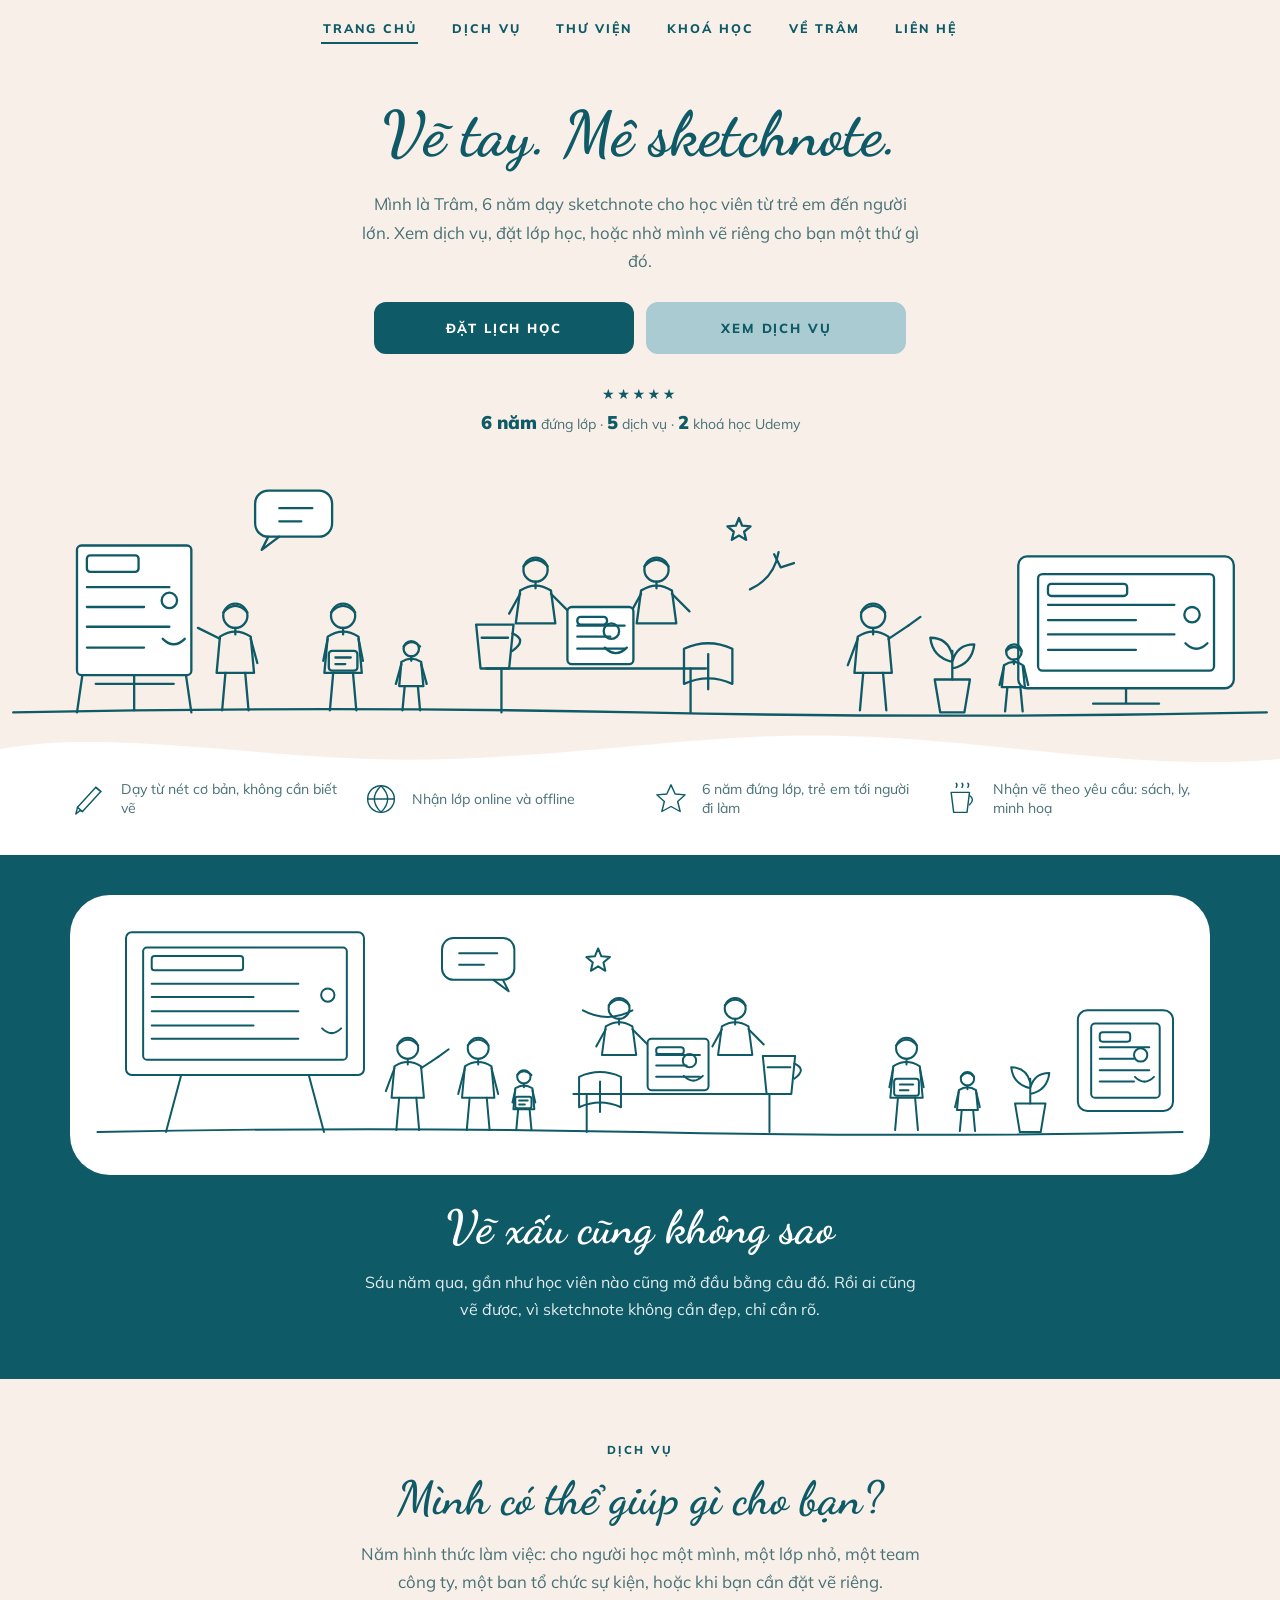
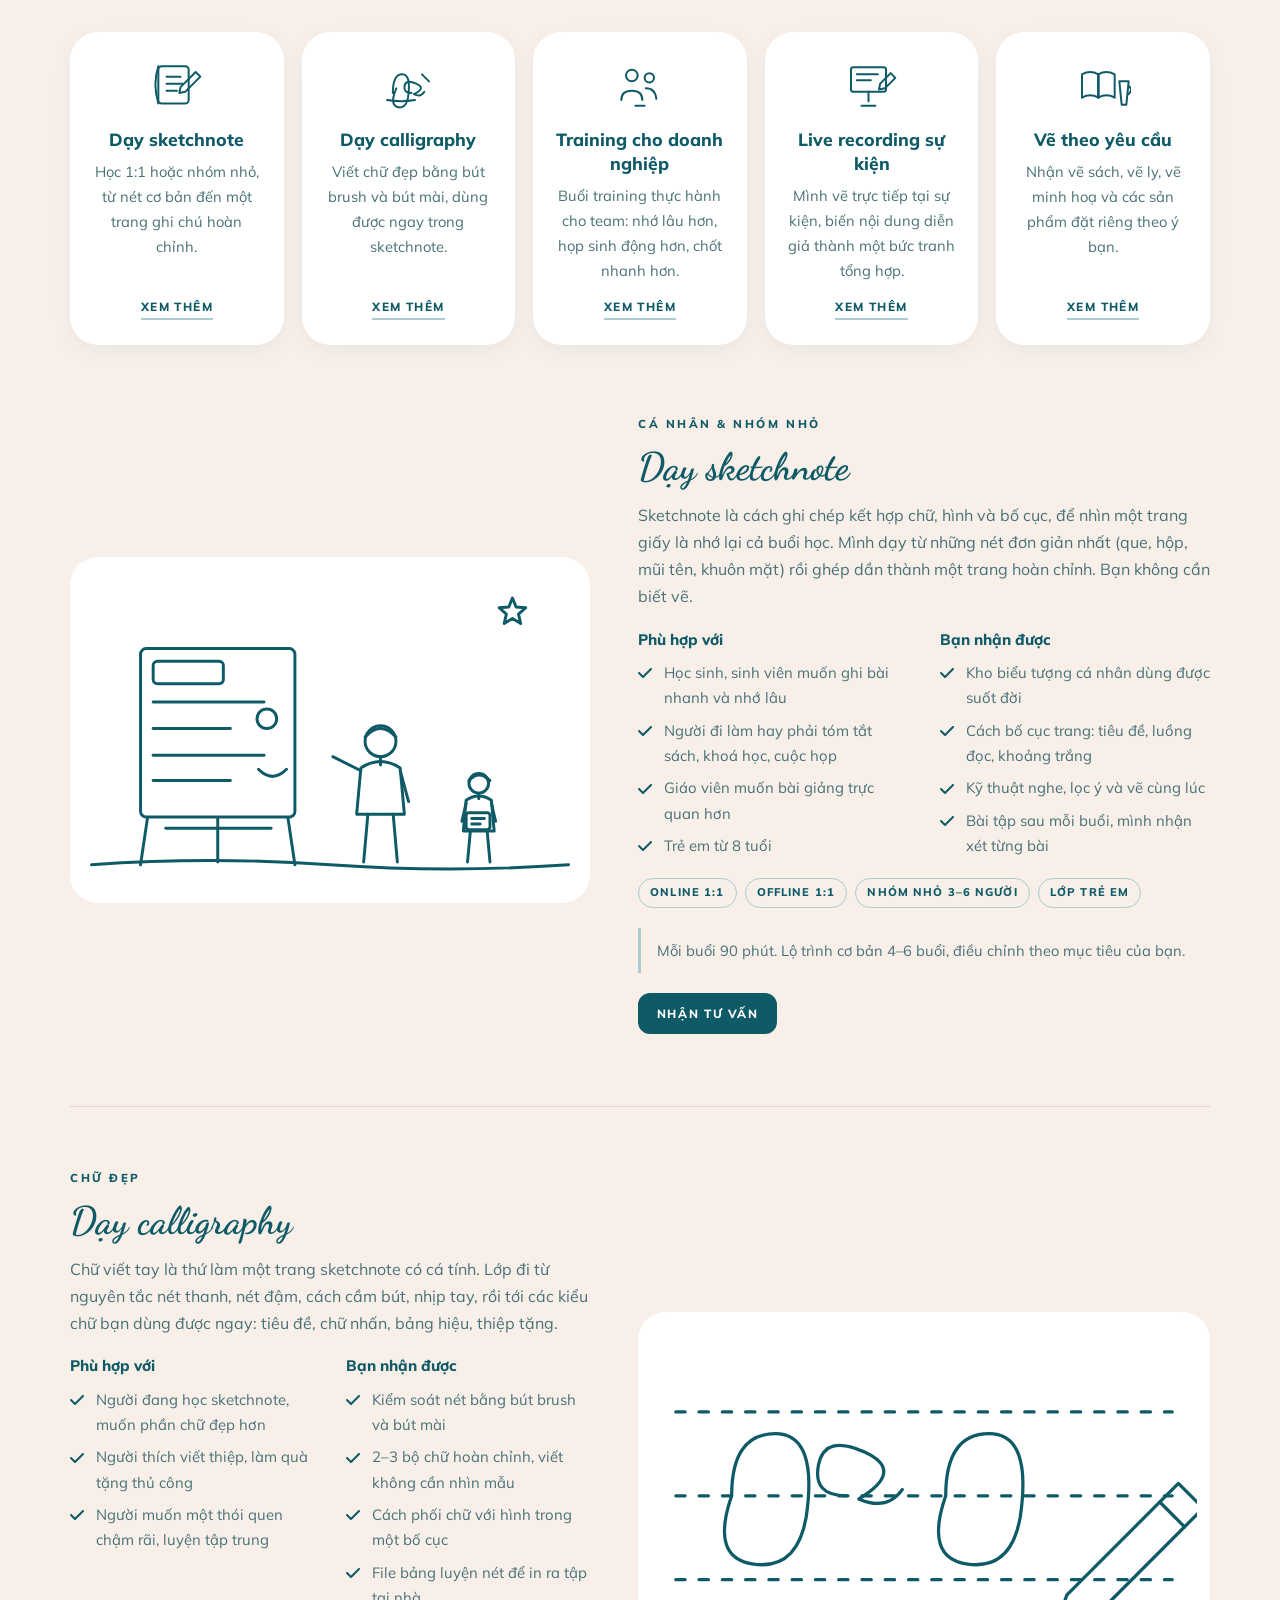
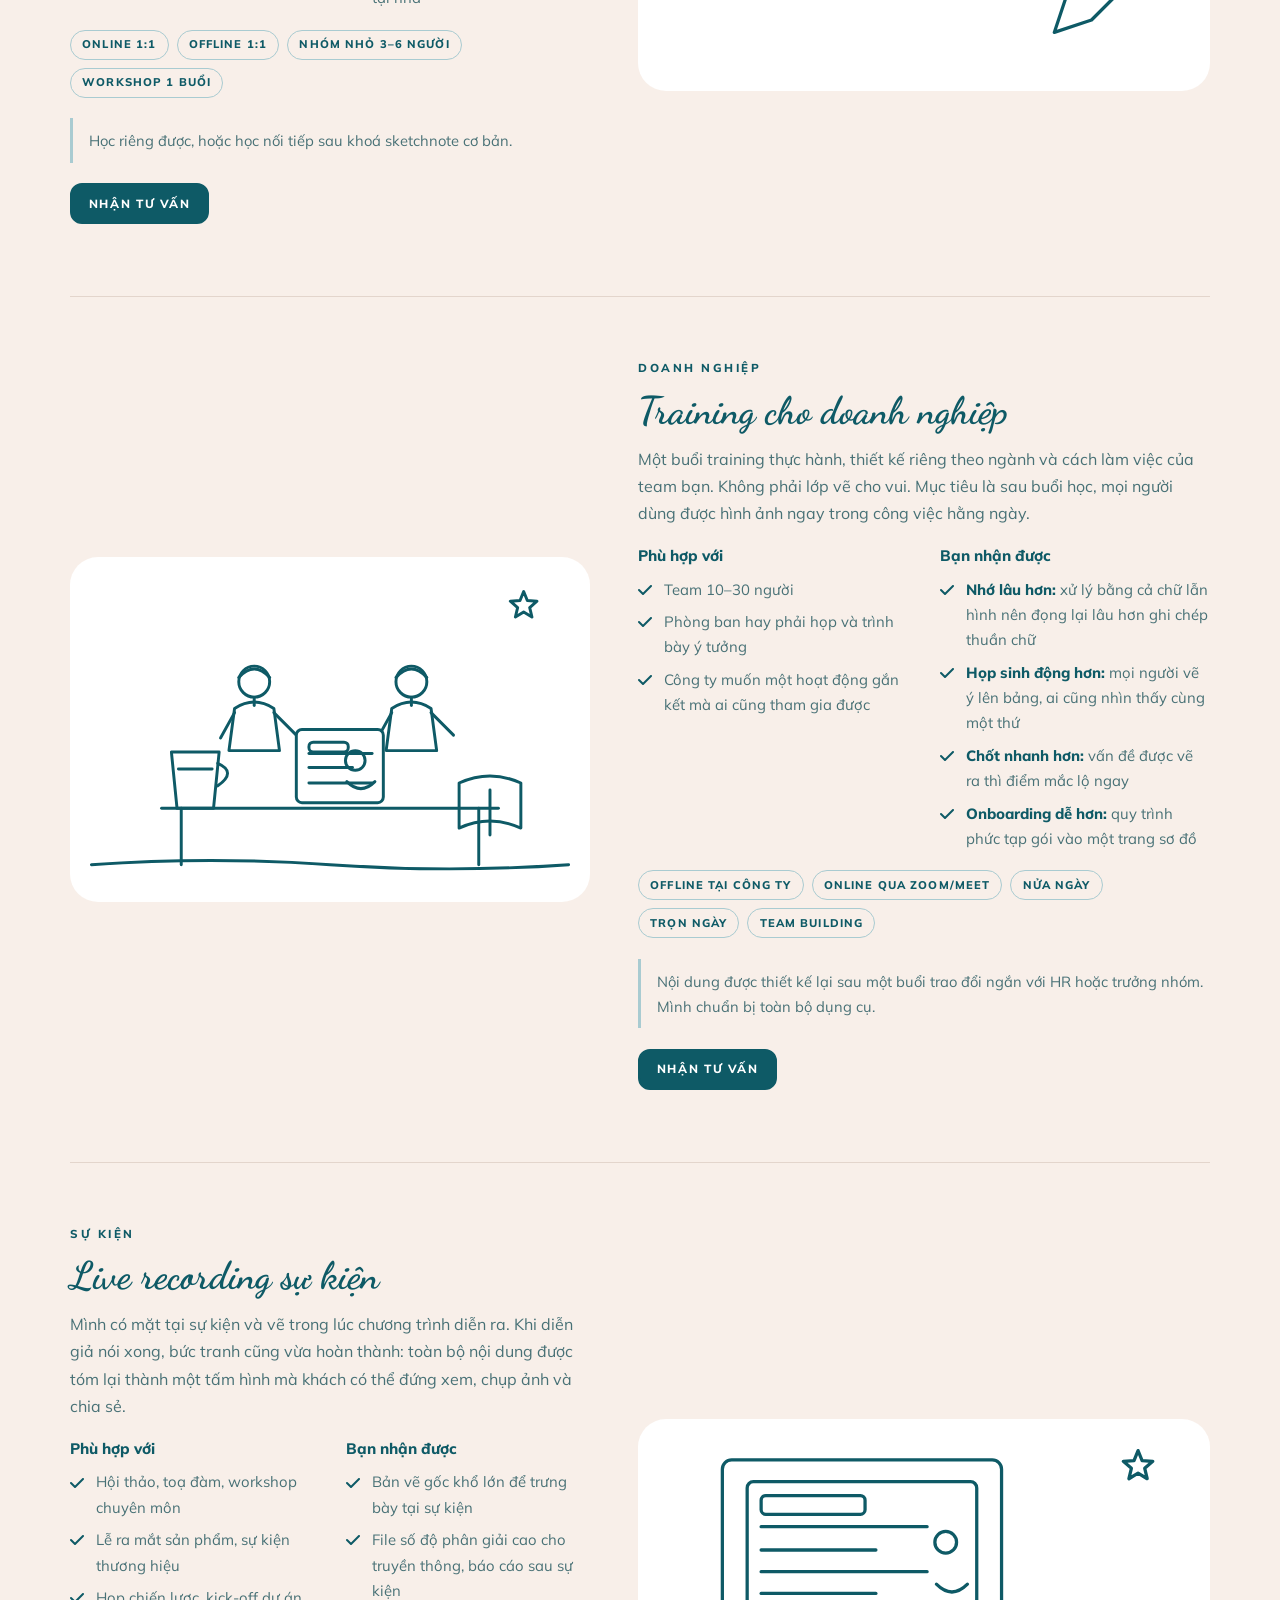
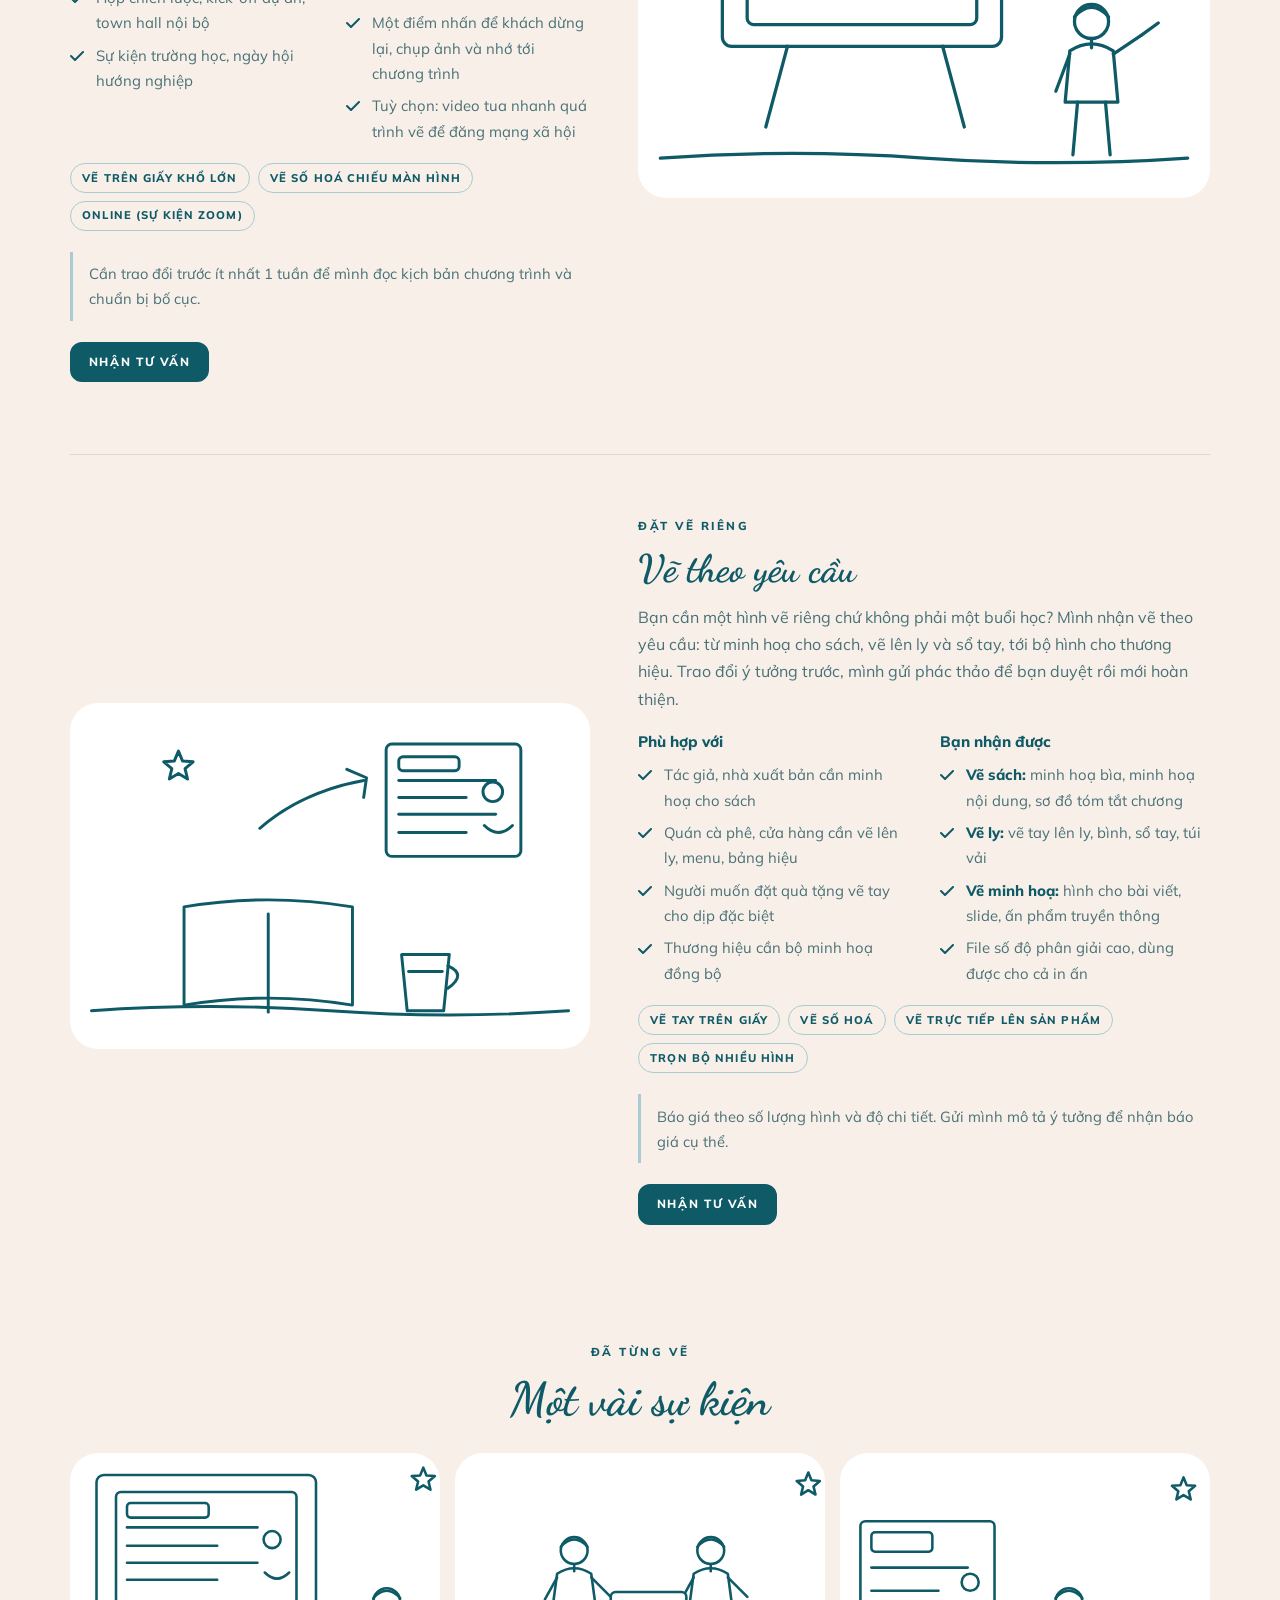
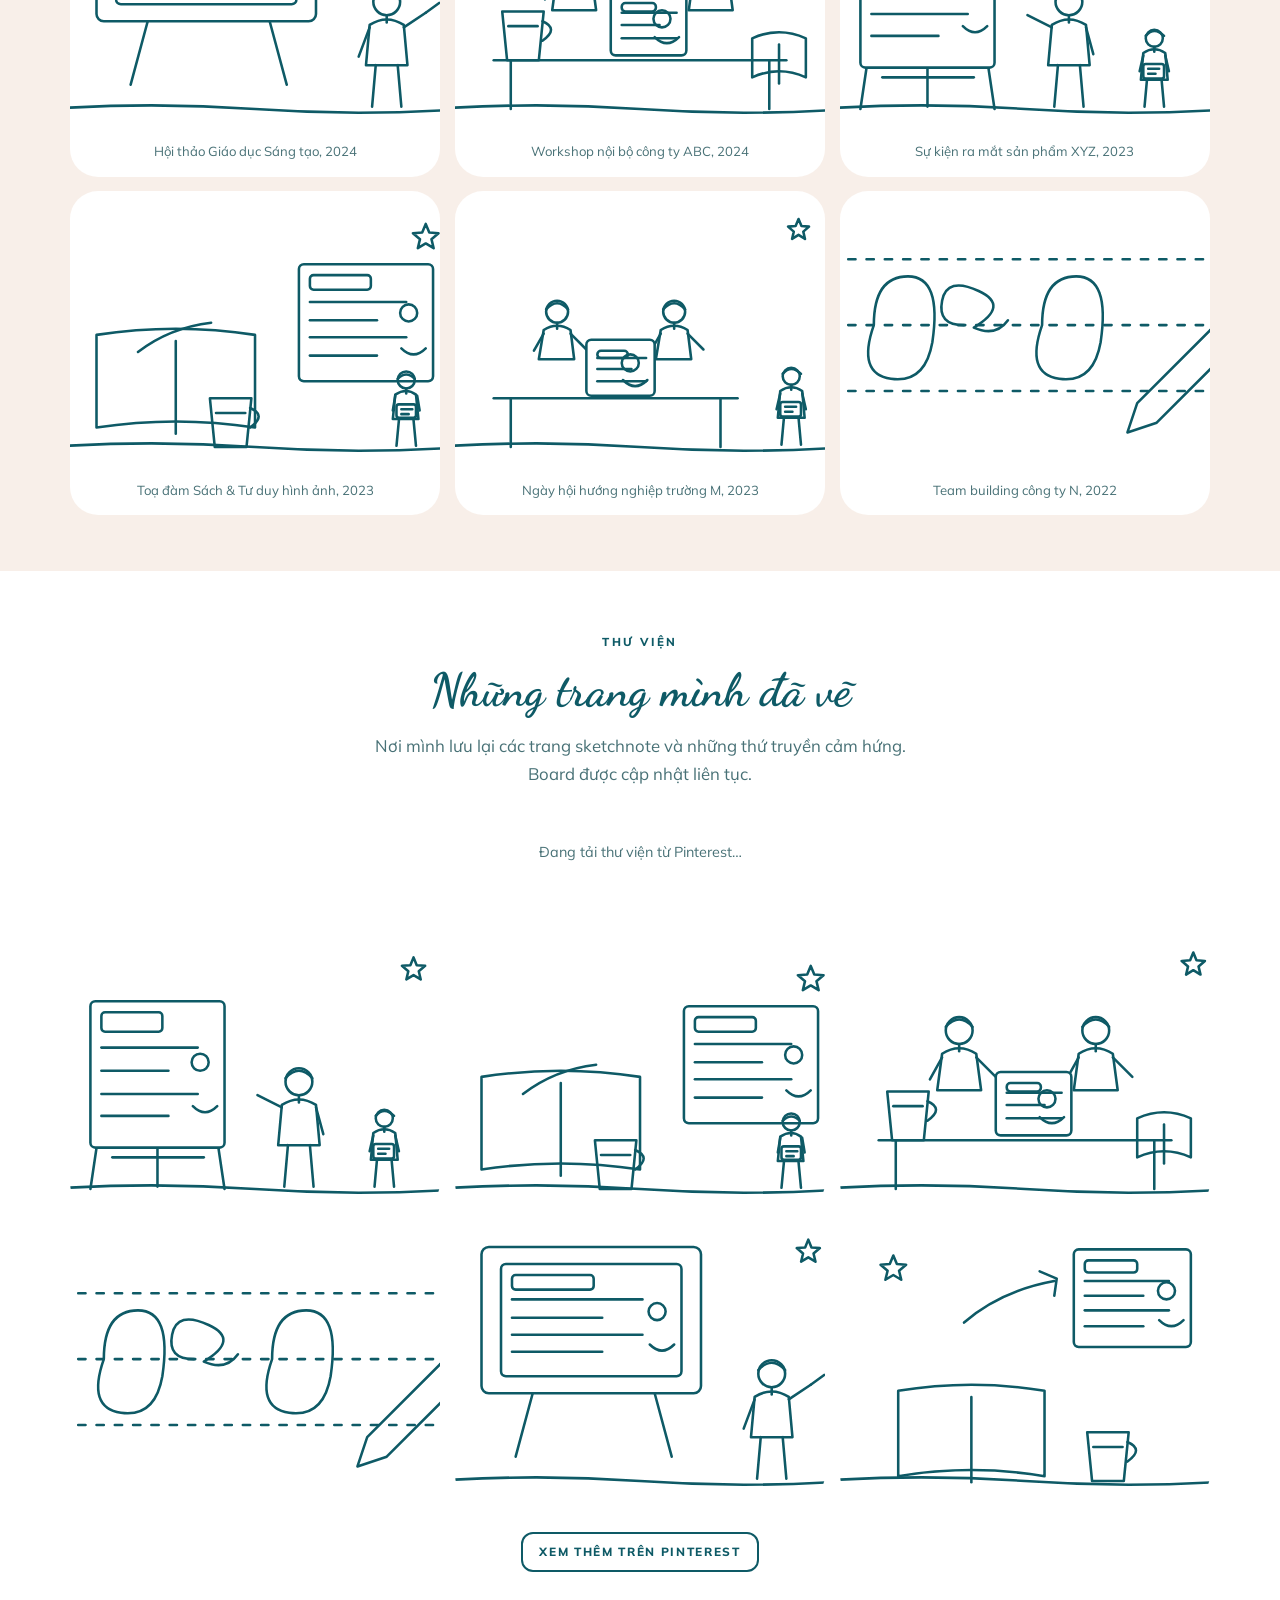
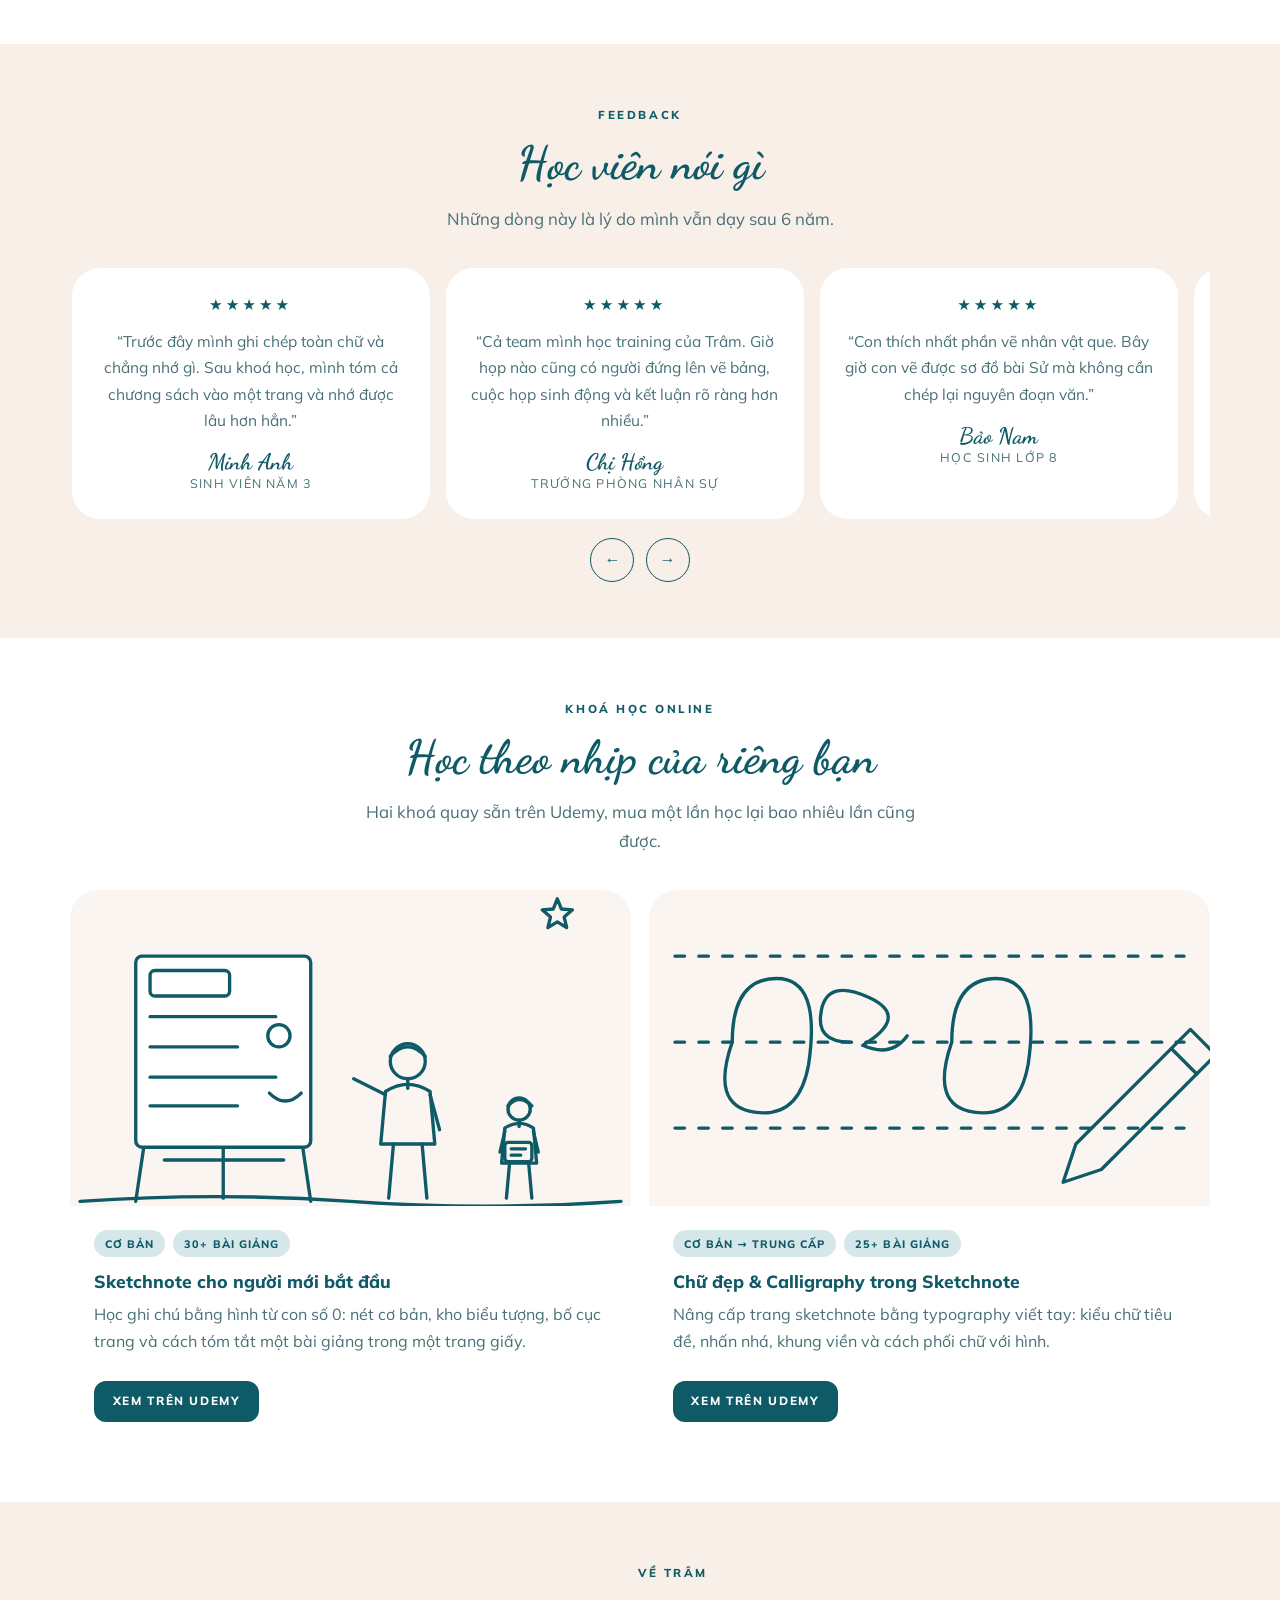
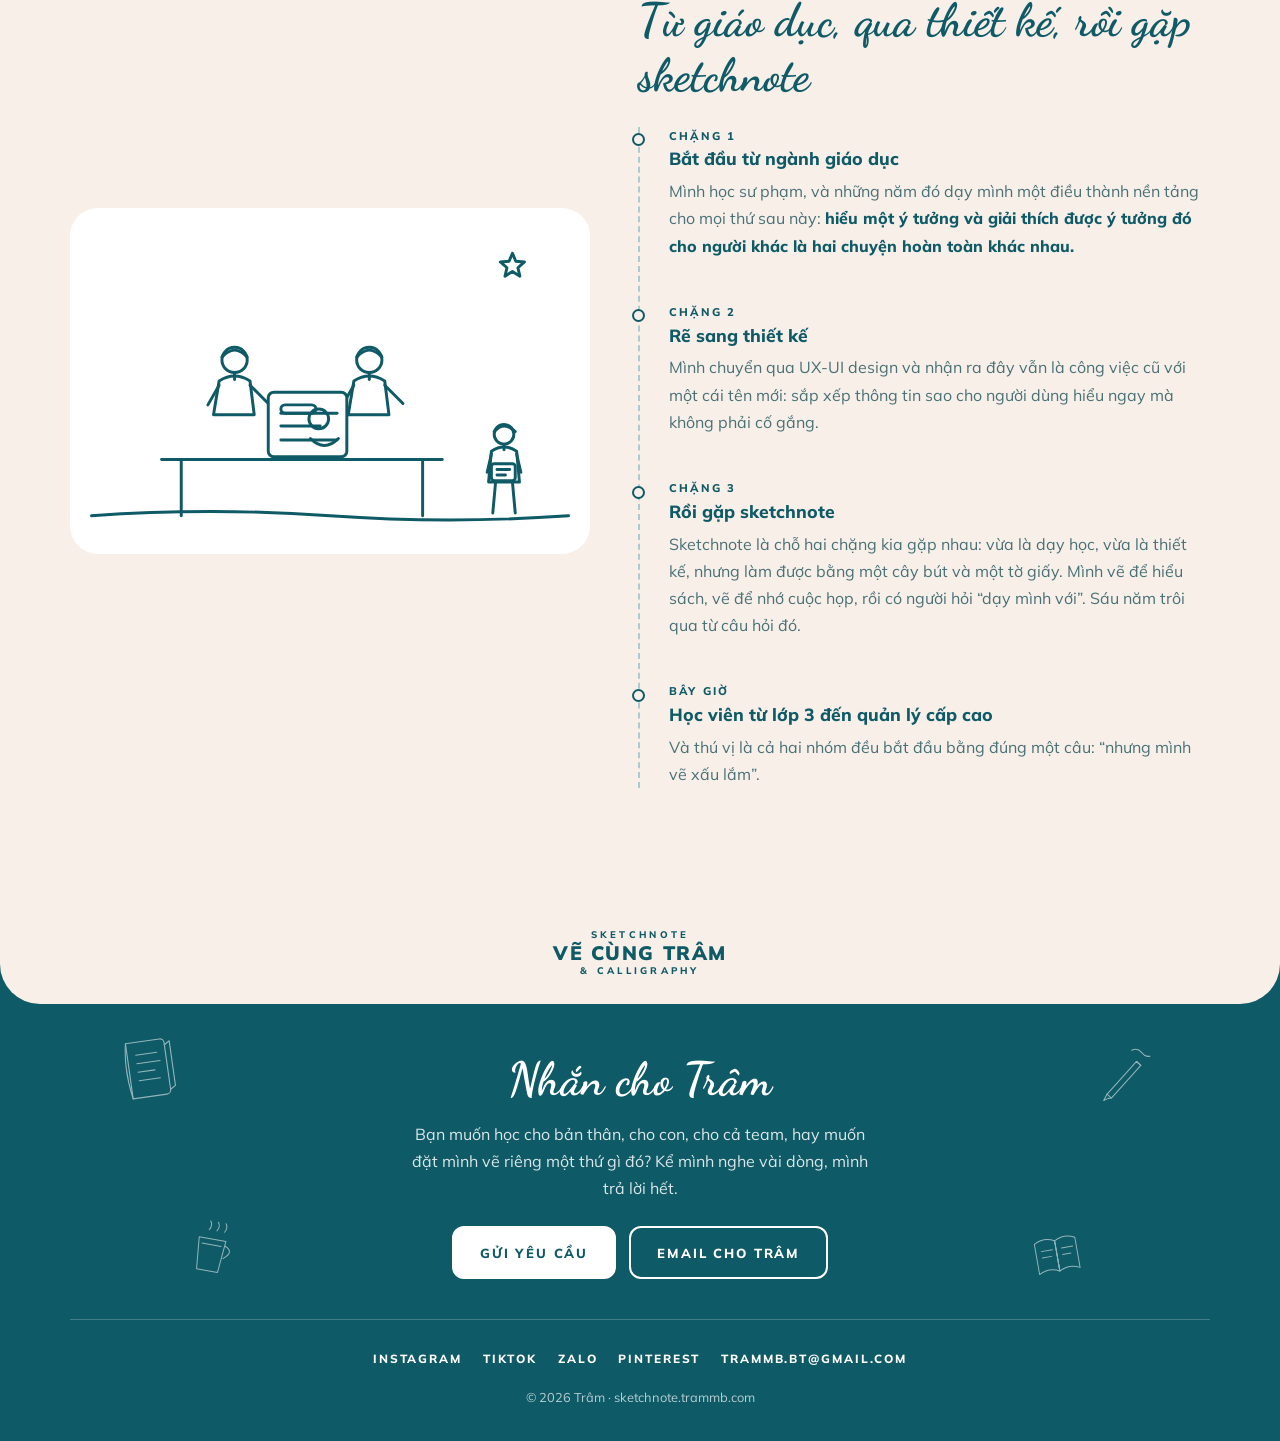
<file: index.html>
<!DOCTYPE html>
<html lang="vi">
<head>
<meta charset="UTF-8">
<meta name="viewport" content="width=device-width, initial-scale=1">
<title>Trâm · Sketchnote: Biến ý tưởng thành hình ảnh</title>
<meta name="description" content="Trâm là UX-UI designer, 6 năm dạy sketchnote cho trẻ em và người lớn. Dạy sketchnote, calligraphy, training doanh nghiệp, live recording sự kiện và nhận vẽ theo yêu cầu.">
<meta name="theme-color" content="#0E5A66">
<meta property="og:title" content="Trâm · Sketchnote: Biến ý tưởng thành hình ảnh">
<meta property="og:description" content="Dạy sketchnote, calligraphy, training doanh nghiệp, live recording và vẽ theo yêu cầu.">
<meta property="og:type" content="website">
<!-- 👉 THAY: ảnh chia sẻ mạng xã hội (1200x630) -->
<meta property="og:image" content="assets/images/og-cover.jpg">

<link rel="preconnect" href="https://fonts.googleapis.com">
<link rel="preconnect" href="https://fonts.gstatic.com" crossorigin>
<!-- Dancing Script = chữ viết tay cho tiêu đề · Mulish = chữ thân bài (đồng bộ trammb.com)
     Cả hai font đều có bộ ký tự tiếng Việt đầy đủ (subset "vietnamese") -->
<link href="https://fonts.googleapis.com/css2?family=Dancing+Script:wght@600;700&family=Mulish:wght@400;600;700;800;900&display=swap" rel="stylesheet">
<link rel="stylesheet" href="styles.css">
<link rel="icon" href="/favicon.ico" sizes="any">
<link rel="icon" type="image/png" sizes="256x256" href="assets/icon.png">
<link rel="apple-touch-icon" sizes="180x180" href="assets/apple-icon.png">
</head>
<body>
<a class="skip-link" href="#main">Bỏ qua, tới nội dung chính</a>

<header class="site-header">
  <nav class="nav wrap" aria-label="Điều hướng chính">
    <ul class="nav-links">
      <li><a href="#top">Trang chủ</a></li>
      <li><a href="#dich-vu">Dịch vụ</a></li>
      <li><a href="#thu-vien">Thư viện</a></li>
      <li><a href="#khoa-hoc">Khoá học</a></li>
      <li><a href="#ve-tram">Về Trâm</a></li>
      <li><a href="#lien-he">Liên hệ</a></li>
    </ul>
  </nav>
</header>

<main id="main">

  <!-- ===================== HERO ===================== -->
  <section class="hero" id="top">
    <div class="wrap">
      <h1 class="display">Vẽ tay. Mê sketchnote.</h1>
      <p class="lead">Mình là Trâm, 6 năm dạy sketchnote cho học viên từ trẻ em đến người lớn. Xem dịch vụ, đặt lớp học, hoặc nhờ mình vẽ riêng cho bạn một thứ gì đó.</p>
      <div class="hero-actions">
        <a class="btn" data-site-register href="#">Đặt lịch học</a>
        <a class="btn btn--sky" href="#dich-vu">Xem dịch vụ</a>
      </div>
      <p class="hero-badge">
        <span class="dots">★★★★★</span><br>
        <b>6 năm</b> đứng lớp · <b>5</b> dịch vụ · <b>2</b> khoá học Udemy
      </p>
    </div>

    <!-- 👉 THAY MINH HOẠ / ẢNH THẬT Ở ĐÂY
         Đang dùng hình vẽ SVG. Khi có ảnh thật, thay bằng:
           <img src="assets/images/hero.jpg" alt="Sketchnote của Trâm"> -->
    <div class="hero-art">
      <img src="assets/illustrations/scene-hero.svg" alt="Minh hoạ lớp học sketchnote: giá vẽ, học viên ngồi vẽ, lớp online">
    </div>
    <div class="wave" aria-hidden="true"></div>
  </section>

  <!-- ===================== 4 ĐIỂM MẠNH ===================== -->
  <section class="strip">
    <div class="wrap strip-grid" id="strip"></div>
  </section>

  <!-- ===================== DẢI TEAL ===================== -->
  <section class="band">
    <div class="wrap">
      <div class="band-card">
        <img src="assets/illustrations/scene-band.svg" alt="Minh hoạ buổi vẽ trực tiếp tại sự kiện và workshop sketchnote">
      </div>
      <div class="band-caption">
        <h2 class="display">Vẽ xấu cũng không sao</h2>
        <p>Sáu năm qua, gần như học viên nào cũng mở đầu bằng câu đó. Rồi ai cũng vẽ được, vì sketchnote không cần đẹp, chỉ cần rõ.</p>
      </div>
    </div>
  </section>

  <!-- ===================== DỊCH VỤ ===================== -->
  <section class="section" id="dich-vu">
    <div class="wrap center">
      <span class="eyebrow">Dịch vụ</span>
      <h2 class="display">Mình có thể giúp gì cho bạn?</h2>
      <p class="lead">Năm hình thức làm việc: cho người học một mình, một lớp nhỏ, một team công ty, một ban tổ chức sự kiện, hoặc khi bạn cần đặt vẽ riêng.</p>
      <!-- Render từ mảng SERVICES trong data.js -->
      <div class="grid grid--auto" id="service-cards" style="margin-top:2.2rem"></div>
    </div>
  </section>

  <!-- ===================== CHI TIẾT DỊCH VỤ ===================== -->
  <section class="section" style="padding-top:0">
    <div class="wrap">
      <!-- Render từ SERVICES trong data.js. Mỗi dịch vụ có anchor riêng:
           #day-sketchnote #calligraphy #training #live-recording #ve-theo-yeu-cau -->
      <div id="service-details"></div>

      <!-- Gallery riêng của Live recording, lấy từ LIVE_GALLERY trong data.js -->
      <div style="margin-top:2.5rem" class="center">
        <span class="eyebrow">Đã từng vẽ</span>
        <h2 class="display">Một vài sự kiện</h2>
        <div class="gallery-grid" id="live-gallery" style="margin-top:1.6rem;text-align:left"></div>
      </div>
    </div>
  </section>

  <!-- ===================== THƯ VIỆN PINTEREST ===================== -->
  <section class="section" id="thu-vien" style="background:var(--white)">
    <div class="wrap center">
      <span class="eyebrow">Thư viện</span>
      <h2 class="display">Những trang mình đã vẽ</h2>
      <p class="lead">Nơi mình lưu lại các trang sketchnote và những thứ truyền cảm hứng. Board được cập nhật liên tục.</p>

      <!-- ============================================================
           👉 THAY LINK BOARD trong data.js → biến PINTEREST_BOARD_URL
           Widget dựng bằng script chính chủ của Pinterest
           (assets.pinterest.com/js/pinit.js, cùng code mà
           widgets.pinterest.com sinh ra ở tab "Board").
           Nếu tải chậm hoặc bị chặn, khối fallback bên dưới tự hiện.
      ============================================================= -->
      <div id="pinterest-embed" style="margin-top:2rem">
        <p class="pin-loading">Đang tải thư viện từ Pinterest…</p>
      </div>
      <div id="pinterest-fallback" hidden style="margin-top:2rem">
        <div class="gallery-grid"></div>
      </div>

      <p style="margin-top:1.8rem">
        <a class="btn btn--outline btn--sm" data-pin-link href="#" target="_blank" rel="noopener">Xem thêm trên Pinterest</a>
      </p>
    </div>
  </section>

  <!-- ===================== FEEDBACK ===================== -->
  <section class="section" id="feedback">
    <div class="wrap center">
      <span class="eyebrow">Feedback</span>
      <h2 class="display">Học viên nói gì</h2>
      <p class="lead">Những dòng này là lý do mình vẫn dạy sau 6 năm.</p>
      <!-- Render từ mảng FEEDBACKS trong data.js -->
      <div class="fb-track" id="feedback-track" tabindex="0" aria-label="Feedback học viên, cuộn ngang" style="margin-top:2rem;text-align:left"></div>
      <div class="fb-nav">
        <button type="button" data-fb-prev aria-label="Feedback trước">←</button>
        <button type="button" data-fb-next aria-label="Feedback tiếp theo">→</button>
      </div>
    </div>
  </section>

  <!-- ===================== KHOÁ HỌC ===================== -->
  <section class="section" id="khoa-hoc" style="background:var(--white)">
    <div class="wrap center">
      <span class="eyebrow">Khoá học online</span>
      <h2 class="display">Học theo nhịp của riêng bạn</h2>
      <p class="lead">Hai khoá quay sẵn trên Udemy, mua một lần học lại bao nhiêu lần cũng được.</p>
      <!-- Render từ mảng COURSES trong data.js. 👉 THAY tên khoá, ảnh cover, link Udemy ở đó -->
      <div class="grid grid--2" id="course-grid" style="margin-top:2.2rem;text-align:left"></div>
    </div>
  </section>

  <!-- ===================== VỀ TRÂM ===================== -->
  <section class="section" id="ve-tram">
    <div class="wrap">
      <div class="svc-body">
        <div class="svc-media">
          <!-- 👉 THAY ẢNH CHÂN DUNG: đổi src thành assets/images/tram.jpg -->
          <img src="assets/illustrations/note-kids.svg" alt="Minh hoạ lớp học sketchnote">
        </div>
        <div>
          <span class="eyebrow">Về Trâm</span>
          <h2 class="display">Từ giáo dục, qua thiết kế, rồi gặp sketchnote</h2>
          <ol class="timeline" style="margin-top:1.5rem">
            <li>
              <p class="year">Chặng 1</p>
              <h3>Bắt đầu từ ngành giáo dục</h3>
              <p>Mình học sư phạm, và những năm đó dạy mình một điều thành nền tảng cho mọi thứ sau này: <strong>hiểu một ý tưởng và giải thích được ý tưởng đó cho người khác là hai chuyện hoàn toàn khác nhau.</strong></p>
            </li>
            <li>
              <p class="year">Chặng 2</p>
              <h3>Rẽ sang thiết kế</h3>
              <p>Mình chuyển qua UX-UI design và nhận ra đây vẫn là công việc cũ với một cái tên mới: sắp xếp thông tin sao cho người dùng hiểu ngay mà không phải cố gắng.</p>
            </li>
            <li>
              <p class="year">Chặng 3</p>
              <h3>Rồi gặp sketchnote</h3>
              <p>Sketchnote là chỗ hai chặng kia gặp nhau: vừa là dạy học, vừa là thiết kế, nhưng làm được bằng một cây bút và một tờ giấy. Mình vẽ để hiểu sách, vẽ để nhớ cuộc họp, rồi có người hỏi “dạy mình với”. Sáu năm trôi qua từ câu hỏi đó.</p>
            </li>
            <li>
              <p class="year">Bây giờ</p>
              <h3>Học viên từ lớp 3 đến quản lý cấp cao</h3>
              <p>Và thú vị là cả hai nhóm đều bắt đầu bằng đúng một câu: “nhưng mình vẽ xấu lắm”.</p>
            </li>
          </ol>
        </div>
      </div>
    </div>
  </section>

</main>

<!-- ===================== FOOTER ===================== -->
<footer class="site-footer" id="lien-he">
  <div class="footer-nav">
    <nav class="nav wrap" aria-label="Điều hướng chân trang">
      <a class="logo" href="#top">
        <span class="top">Sketchnote</span>
        <span class="mid">Vẽ cùng Trâm</span>
        <span class="bottom">&amp; Calligraphy</span>
      </a>
    </nav>
  </div>

  <div class="footer-inner wrap">
    <!-- Doodle trang trí, đổi file trong assets/illustrations/ nếu muốn -->
    <span class="footer-doodle d1"><img src="assets/illustrations/doodle-notebook.svg" alt=""></span>
    <span class="footer-doodle d2"><img src="assets/illustrations/doodle-cup.svg" alt=""></span>
    <span class="footer-doodle d3"><img src="assets/illustrations/doodle-pen.svg" alt=""></span>
    <span class="footer-doodle d4"><img src="assets/illustrations/doodle-book.svg" alt=""></span>

    <h2 class="display">Nhắn cho Trâm</h2>
    <p>Bạn muốn học cho bản thân, cho con, cho cả team, hay muốn đặt mình vẽ riêng một thứ gì đó? Kể mình nghe vài dòng, mình trả lời hết.</p>
    <div class="footer-actions">
      <a class="btn" data-site-register href="#">Gửi yêu cầu</a>
      <a class="btn btn--outline" data-site-email href="#">Email cho Trâm</a>
    </div>
  </div>

  <div class="footer-meta wrap">
    <!-- Link lấy từ object SITE trong data.js -->
    <ul class="footer-links">
      <li><a data-site-instagram href="#" target="_blank" rel="noopener">Instagram</a></li>
      <li><a data-site-tiktok href="#" target="_blank" rel="noopener">TikTok</a></li>
      <li><a data-site-zalo href="#" target="_blank" rel="noopener">Zalo</a></li>
      <li><a data-pin-link href="#" target="_blank" rel="noopener">Pinterest</a></li>
      <li><a data-site-email="text" href="#">email</a></li>
    </ul>
    <p class="copyright">© <span data-year></span> Trâm · sketchnote.trammb.com</p>
  </div>
</footer>

<script src="data.js"></script>
<script src="script.js"></script>
</body>
</html>
</file>
<file: styles.css>
/* ============================================================
   styles.css — sketchnote.trammb.com
   Style: nền giấy kem + mực teal, minh hoạ line-art một màu,
   tiêu đề chữ viết tay, nav chữ in hoa giãn chữ.
   Mobile-first.
   ============================================================ */

/* ---------- 1. Màu & font ---------- */
:root {
  --ink:        #0E5A66;   /* mực teal đậm — màu chủ đạo */
  --ink-deep:   #09424B;
  --ink-soft:   #487176;   /* chữ đoạn văn — đủ tương phản WCAG AA trên nền kem */
  --sky:        #A9CBD1;   /* teal nhạt — nút phụ, nhấn */
  --sky-soft:   #D6E7EA;
  --paper:      #F8EFE9;   /* giấy kem */
  --paper-2:    #FBF5F1;
  --white:      #FFFFFF;
  --line:       #E3D5CC;

  --font-hand: "Dancing Script", "Segoe Script", cursive;
  --font-body: "Mulish", ui-sans-serif, system-ui, -apple-system, sans-serif;

  --r-md: 16px;
  --r-lg: 28px;
  --r-xl: 40px;
  --r-pill: 9999px;
  --shadow: 0 12px 34px rgba(14,90,102,.10);
  --wrap: 1140px;
}

/* ---------- 2. Reset ---------- */
*, *::before, *::after { box-sizing: border-box; }
html { scroll-behavior: smooth; scroll-padding-top: 96px; }
body {
  margin: 0;
  font-family: var(--font-body);
  font-size: 16px; line-height: 1.7;
  color: var(--ink-soft);
  background: var(--paper);
  -webkit-font-smoothing: antialiased;
}
img, svg { max-width: 100%; display: block; }
a { color: var(--ink); }

/* Tiêu đề lớn = chữ viết tay */
.display {
  font-family: var(--font-hand); font-weight: 700;
  color: var(--ink); line-height: 1.18; letter-spacing: 0;
  margin: 0 0 .3em;
}
h1.display { font-size: clamp(2.2rem, 8.5vw, 3.9rem); }
h2.display { font-size: clamp(1.8rem, 6.5vw, 2.9rem); }
h3 { font-family: var(--font-body); font-weight: 800; font-size: 1.1rem; color: var(--ink); margin: 0 0 .4em; line-height: 1.35; }
h4 { font-weight: 800; font-size: .95rem; color: var(--ink); margin: 0 0 .5em; }
p { margin: 0 0 1em; }
strong { color: var(--ink); font-weight: 800; }

.wrap { width: min(100% - 2rem, var(--wrap)); margin-inline: auto; }
.section { padding: 3.5rem 0; }
.center { text-align: center; }
.lead { font-size: 1.05rem; max-width: 56ch; }
.center .lead, .lead.center { margin-inline: auto; }

/* Nhãn nhỏ chữ in hoa giãn chữ */
.eyebrow {
  display: inline-block; font-size: .72rem; font-weight: 800;
  letter-spacing: .22em; text-transform: uppercase; color: var(--ink);
  margin-bottom: .7rem;
}

/* ---------- 3. Nút ---------- */
.btn {
  display: inline-flex; align-items: center; justify-content: center; gap: .5rem;
  font-family: inherit; font-size: .82rem; font-weight: 800;
  letter-spacing: .14em; text-transform: uppercase;
  padding: 1em 2em; border: 2px solid var(--ink); background: var(--ink); color: #fff;
  text-decoration: none; cursor: pointer; border-radius: 12px;
  transition: background .18s ease, color .18s ease, border-color .18s ease;
}
.btn:hover, .btn:focus-visible { background: var(--ink-deep); border-color: var(--ink-deep); }
.btn--sky { background: var(--sky); border-color: var(--sky); color: var(--ink); }
.btn--sky:hover { background: var(--ink); border-color: var(--ink); color: #fff; }
.btn--outline { background: transparent; color: var(--ink); }
.btn--outline:hover { background: var(--ink); color: #fff; }
.btn--sm { padding: .7em 1.4em; font-size: .74rem; }
.btn--text {
  background: none; border: 0; padding: 0; color: var(--ink);
  letter-spacing: .12em; border-bottom: 2px solid var(--sky); border-radius: 0;
}
.btn--text:hover { background: none; border-bottom-color: var(--ink); }

/* ---------- 4. Header ---------- */
.site-header {
  position: sticky; top: 0; z-index: 60;
  background: rgba(248,239,233,.96);
  backdrop-filter: saturate(180%) blur(8px);
}
.nav { display: flex; align-items: center; justify-content: center; gap: 1rem; padding: .8rem 0; }

/* Logo xếp 3 dòng — giờ chỉ dùng ở chân trang */
.logo { text-align: center; text-decoration: none; color: var(--ink); line-height: 1.1; }
.logo .top, .logo .bottom {
  display: block; font-size: .6rem; font-weight: 800; letter-spacing: .34em; text-transform: uppercase;
}
.logo .mid {
  display: block; font-size: clamp(1rem, 3.6vw, 1.22rem); font-weight: 900; letter-spacing: .08em;
  text-transform: uppercase; margin: .1em 0;
}

/* Menu: một hàng link canh giữa, tự xuống dòng trên màn hình hẹp */
.nav-links {
  display: flex; flex-wrap: wrap; justify-content: center;
  list-style: none; margin: 0; padding: 0;
  gap: .3rem 1.1rem;
}
.nav-links a {
  display: block; padding: .3rem .1rem; position: relative;
  color: var(--ink); text-decoration: none;
  font-size: .7rem; font-weight: 800; letter-spacing: .13em; text-transform: uppercase;
}
.nav-links a::after {
  content: ""; position: absolute; left: 0; right: 100%; bottom: .05rem; height: 2px;
  background: var(--ink); transition: right .2s ease;
}
.nav-links a:hover::after, .nav-links a.is-active::after { right: 0; }

@media (min-width: 700px) {
  .nav-links { gap: .4rem 2rem; }
  .nav-links a { font-size: .78rem; letter-spacing: .16em; padding: .35rem .1rem; }
}

/* ---------- 5. Hero ---------- */
.hero { padding: 2.5rem 0 0; text-align: center; position: relative; }
.hero .lead { margin-inline: auto; }
.hero-actions { display: flex; flex-wrap: wrap; gap: .8rem; justify-content: center; margin-top: 1.6rem; }
.hero-actions .btn { flex: 1 1 190px; max-width: 260px; }

/* dải số liệu nhỏ dưới nút */
.hero-badge { margin-top: 1.8rem; font-size: .88rem; }
.hero-badge b { font-size: 1.15rem; font-weight: 900; color: var(--ink); }
.hero-badge .dots { color: var(--ink); letter-spacing: .18em; }

/* minh hoạ rộng + dải sóng */
.hero-art { margin-top: 1.5rem; }
.hero-art img { width: 100%; }
/* Trên điện thoại: phóng to minh hoạ rồi cắt bớt hai mép cho dễ nhìn */
@media (max-width: 720px) {
  .hero-art, .band-card { overflow: hidden; }
  .hero-art img, .band-card img { width: 210%; max-width: none; margin-left: -55%; }
  .band-card { padding: 1.1rem .6rem; }
}
.wave {
  display: block; width: 100%; height: 42px; margin-top: -1px;
  background: var(--white);
  -webkit-mask: url("data:image/svg+xml,%3Csvg xmlns='http://www.w3.org/2000/svg' viewBox='0 0 1200 42' preserveAspectRatio='none'%3E%3Cpath d='M0 20c120-22 260 16 420 10s260-30 400-22 260 34 380 22V42H0z' fill='%23000'/%3E%3C/svg%3E") no-repeat center/100% 100%;
          mask: url("data:image/svg+xml,%3Csvg xmlns='http://www.w3.org/2000/svg' viewBox='0 0 1200 42' preserveAspectRatio='none'%3E%3Cpath d='M0 20c120-22 260 16 420 10s260-30 400-22 260 34 380 22V42H0z' fill='%23000'/%3E%3C/svg%3E") no-repeat center/100% 100%;
}

/* ---------- 6. Dải 4 điểm mạnh ---------- */
.strip { background: var(--white); padding: .5rem 0 2.2rem; }
.strip-grid { display: grid; gap: 1.4rem; grid-template-columns: repeat(2, 1fr); }
@media (min-width: 820px) { .strip-grid { grid-template-columns: repeat(4, 1fr); } }
.strip-item { display: flex; gap: .7rem; align-items: center; font-size: .88rem; line-height: 1.4; }
.strip-item svg { width: 40px; height: 40px; flex: none; }

/* ---------- 7. Dải teal + thẻ trắng ---------- */
.band { background: var(--ink); padding: 2.5rem 0; }
.band-card {
  background: var(--white); border-radius: var(--r-xl);
  padding: 1.5rem 1rem; overflow: hidden;
}
.band-card img { width: 100%; }
.band-caption { text-align: center; color: rgba(255,255,255,.88); margin: 1.6rem auto 0; max-width: 56ch; }
.band-caption .display { color: #fff; }

/* ---------- 8. Thẻ dịch vụ ---------- */
.grid { display: grid; gap: 1.1rem; }
@media (min-width: 620px) { .grid--2 { grid-template-columns: repeat(2, 1fr); } }
@media (min-width: 640px) { .grid--auto { grid-template-columns: repeat(2, 1fr); } }
@media (min-width: 1040px) { .grid--auto { grid-template-columns: repeat(5, 1fr); } }

.card {
  background: var(--white); border-radius: var(--r-lg); padding: 1.6rem 1.3rem;
  display: flex; flex-direction: column; text-align: center; align-items: center;
  box-shadow: 0 6px 20px rgba(14,90,102,.06);
  transition: transform .2s ease, box-shadow .2s ease;
}
.card:hover { transform: translateY(-5px); box-shadow: var(--shadow); }
.card svg { width: 56px; height: 56px; margin-bottom: .9rem; }
.card p { flex: 1; font-size: .92rem; }

/* ---------- 9. Chi tiết dịch vụ ---------- */
.svc { padding: 2.5rem 0; border-top: 1px solid var(--line); }
.svc:first-child { border-top: 0; padding-top: .5rem; }
.svc-media { background: var(--white); border-radius: var(--r-lg); padding: .8rem; margin-bottom: 1.4rem; }
.tag-list { list-style: none; padding: 0; margin: 0 0 1.3rem; display: flex; flex-wrap: wrap; gap: .5rem; }
.tag-list li {
  font-size: .7rem; font-weight: 800; letter-spacing: .1em; text-transform: uppercase;
  color: var(--ink); border: 1.5px solid var(--sky); border-radius: var(--r-pill); padding: .4em 1em;
}
.check-list { list-style: none; padding: 0; margin: 0 0 1.2rem; }
.check-list li { position: relative; padding-left: 1.6rem; margin-bottom: .45rem; font-size: .93rem; }
.check-list li::before {
  content: ""; position: absolute; left: 0; top: .55em; width: 14px; height: 10px;
  background: url("data:image/svg+xml,%3Csvg xmlns='http://www.w3.org/2000/svg' viewBox='0 0 14 10'%3E%3Cpath d='M1 5l4 4 8-8' stroke='%230E5A66' stroke-width='2' fill='none' stroke-linecap='round' stroke-linejoin='round'/%3E%3C/svg%3E") no-repeat center/contain;
}
.note-box { border-left: 3px solid var(--sky); padding: .6rem 0 .6rem 1rem; font-size: .92rem; }
.note-box p { margin: 0; }
@media (min-width: 900px) {
  .svc { padding: 3.5rem 0; }
  .svc-body { display: grid; grid-template-columns: 1fr 1.1fr; gap: 3rem; align-items: center; }
  .svc:nth-child(even) .svc-media { order: 2; }
  .svc-media { margin-bottom: 0; }
  .svc-cols { display: grid; grid-template-columns: 1fr 1fr; gap: 0 2rem; }
}

/* ---------- 10. Gallery ---------- */
.gallery-grid { display: grid; grid-template-columns: repeat(2, 1fr); gap: .9rem; }
@media (min-width: 760px) { .gallery-grid { grid-template-columns: repeat(3, 1fr); } }
.gallery-grid figure {
  margin: 0; background: var(--white); border-radius: var(--r-lg); overflow: hidden;
  transition: transform .2s ease, box-shadow .2s ease;
}
.gallery-grid figure:hover { transform: translateY(-4px); box-shadow: var(--shadow); }
.gallery-grid img { width: 100%; aspect-ratio: 4/3; object-fit: cover; }
.gallery-grid figcaption { padding: .6rem .9rem .9rem; font-size: .82rem; text-align: center; }
.img-missing { background: repeating-linear-gradient(45deg, var(--paper-2) 0 10px, var(--sky-soft) 10px 20px); }

#pinterest-embed { display: flex; justify-content: center; min-height: 80px; }
.pin-loading { text-align: center; font-size: .9rem; padding: 1.2rem 0; }

/* ---------- 11. Feedback ---------- */
.fb-track { display: flex; gap: 1rem; overflow-x: auto; scroll-snap-type: x mandatory; padding: .2rem .1rem 1.2rem; scrollbar-width: none; }
.fb-track::-webkit-scrollbar { display: none; }
.fb-card {
  scroll-snap-align: center; flex: 0 0 85%;
  background: var(--white); border-radius: var(--r-lg); padding: 1.5rem; text-align: center;
}
@media (min-width: 700px) { .fb-card { flex-basis: 45%; } }
@media (min-width: 1050px) { .fb-card { flex-basis: 31.5%; } }
.fb-stars { color: var(--ink); letter-spacing: .2em; font-size: .95rem; }
.fb-quote { margin: .6rem 0 1.1rem; font-size: .97rem; color: var(--ink-soft); }
.fb-name { font-family: var(--font-hand); font-weight: 700; font-size: 1.4rem; color: var(--ink); line-height: 1; }
.fb-role { font-size: .78rem; letter-spacing: .1em; text-transform: uppercase; }
.fb-nav { display: flex; gap: .7rem; justify-content: center; }
.fb-nav button {
  width: 44px; height: 44px; border-radius: 50%; border: 1.5px solid var(--ink);
  background: transparent; color: var(--ink); font-size: 1rem; cursor: pointer;
}
.fb-nav button:hover { background: var(--ink); color: #fff; }

/* ---------- 12. Khoá học ---------- */
.course {
  display: flex; flex-direction: column; background: var(--white);
  border-radius: var(--r-lg); overflow: hidden;
  transition: transform .2s ease, box-shadow .2s ease;
}
.course:hover { transform: translateY(-5px); box-shadow: var(--shadow); }
.course img { width: 100%; aspect-ratio: 16/9; object-fit: cover; background: var(--paper-2); }
.course .body { padding: 1.5rem; display: flex; flex-direction: column; flex: 1; }
.course-meta { display: flex; flex-wrap: wrap; gap: .5rem; margin-bottom: .8rem; }
.course-meta span {
  font-size: .68rem; font-weight: 800; letter-spacing: .1em; text-transform: uppercase;
  color: var(--ink); background: var(--sky-soft); border-radius: var(--r-pill); padding: .4em 1em;
}
.course .btn { align-self: flex-start; margin-top: .6rem; }

/* ---------- 13. Về Trâm ---------- */
.timeline { list-style: none; margin: 0; padding: 0 0 0 1.8rem; border-left: 2px dashed var(--sky); }
.timeline li { position: relative; padding-bottom: 1.7rem; }
.timeline li:last-child { padding-bottom: 0; }
.timeline li::before {
  content: ""; position: absolute; left: -2.3rem; top: .4rem; width: 13px; height: 13px;
  border-radius: 50%; background: var(--paper); border: 2.5px solid var(--ink);
}
.timeline .year { font-size: .7rem; font-weight: 800; letter-spacing: .2em; text-transform: uppercase; color: var(--ink); margin-bottom: .1rem; }

/* ---------- 14. Footer ---------- */
.site-footer { background: var(--ink); color: #fff; margin-top: 2.5rem; }
.footer-nav {
  background: var(--paper); border-radius: 0 0 var(--r-xl) var(--r-xl);
  padding: 1rem 0;
}
.footer-nav .nav {
  /* không dùng lưới 3 cột như header — chỉ một logo canh giữa */
  display: flex; justify-content: center; align-items: center;
}
.footer-nav .logo { width: auto; }
.footer-inner { position: relative; padding: 3rem 0 2.5rem; text-align: center; overflow: hidden; }
.footer-inner > * { position: relative; z-index: 1; }
.footer-inner .display { color: #fff; }
.footer-inner p { color: rgba(255,255,255,.85); margin-inline: auto; max-width: 46ch; }
.footer-actions { display: flex; flex-wrap: wrap; gap: .8rem; justify-content: center; margin-top: 1.5rem; }
.footer-actions .btn { border-color: #fff; background: #fff; color: var(--ink); }
.footer-actions .btn:hover { background: var(--sky); border-color: var(--sky); color: var(--ink); }
.footer-actions .btn--outline { background: transparent; color: #fff; }
.footer-actions .btn--outline:hover { background: #fff; color: var(--ink); }

/* doodle rải quanh footer */
.footer-doodle { position: absolute; opacity: .55; pointer-events: none; z-index: 0; }
.footer-doodle img { width: 100%; filter: brightness(0) invert(1); }
.d1 { width: 64px; top: 8%;  left: 4%;  rotate: -8deg; }
.d2 { width: 58px; bottom: 12%; left: 10%; rotate: 10deg; }
.d3 { width: 60px; top: 12%; right: 5%;  rotate: 12deg; }
.d4 { width: 56px; bottom: 10%; right: 11%; rotate: -10deg; }
@media (max-width: 780px) { .footer-doodle { display: none; } }

.footer-meta {
  border-top: 1px solid rgba(255,255,255,.22); padding: 1.5rem 0 2rem;
  display: grid; gap: 1rem; justify-items: center; text-align: center;
}
.footer-links { list-style: none; padding: 0; margin: 0; display: flex; flex-wrap: wrap; gap: 1.3rem; justify-content: center; }
.footer-links a {
  color: #fff; text-decoration: none; font-size: .74rem; font-weight: 800;
  letter-spacing: .16em; text-transform: uppercase;
}
.footer-links a:hover { color: var(--sky); }
.copyright { font-size: .8rem; color: rgba(255,255,255,.7); margin: 0; }

/* ---------- 15. Tiện ích ---------- */
.skip-link { position: absolute; left: -9999px; background: var(--ink); color: #fff; padding: .6em 1em; z-index: 100; }
.skip-link:focus { left: .6rem; top: .6rem; }
:focus-visible { outline: 3px solid var(--ink); outline-offset: 3px; }

.reveal { opacity: 0; transform: translateY(16px); transition: opacity .55s ease, transform .55s ease; }
.reveal.is-visible { opacity: 1; transform: none; }
@media (prefers-reduced-motion: reduce) {
  *, *::before, *::after { animation: none !important; transition: none !important; }
  .reveal { opacity: 1; transform: none; }
  html { scroll-behavior: auto; }
}
</file>
